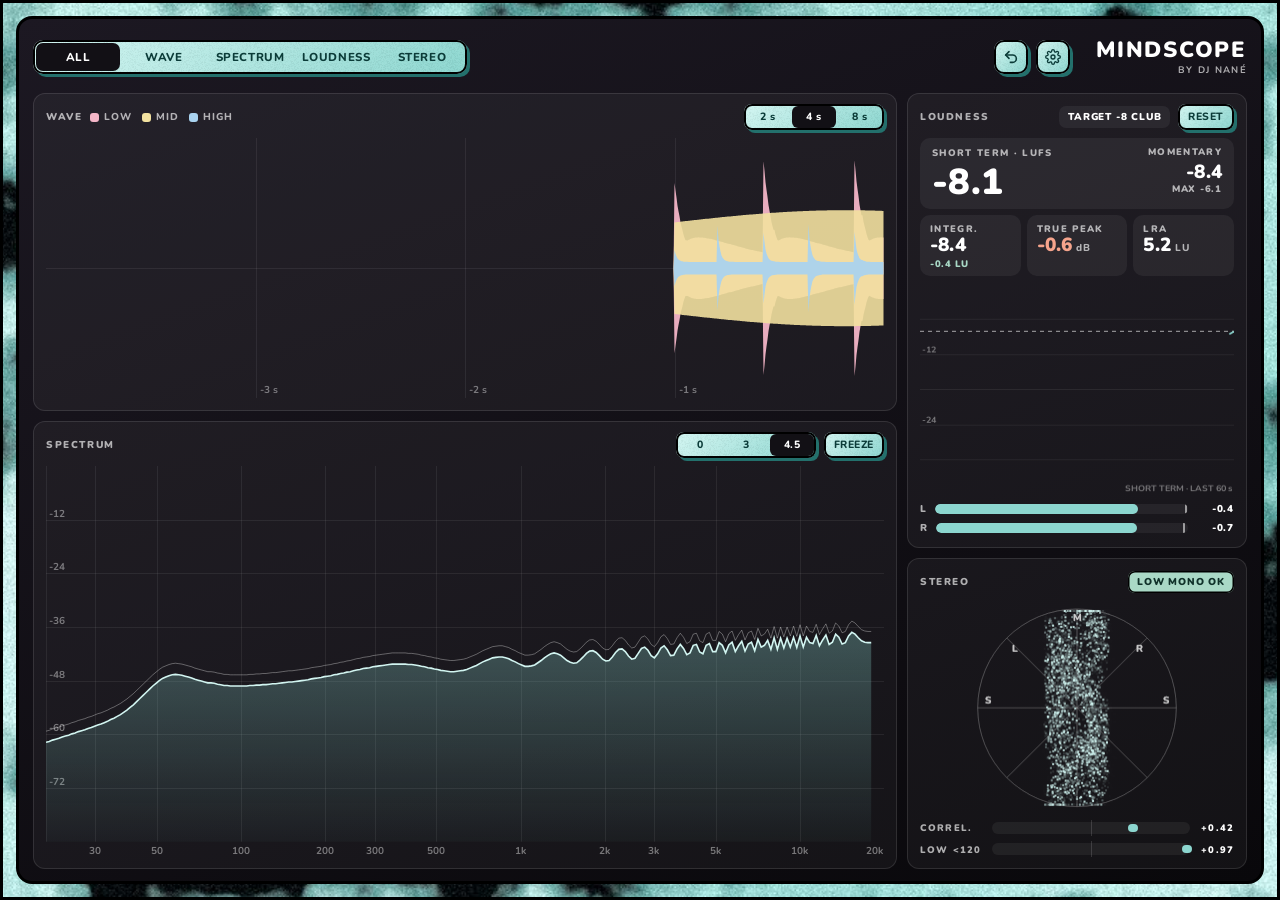
<file: ui/index.html>
<!DOCTYPE html>
<html lang="en">
<head>
<meta charset="utf-8">
<meta name="viewport" content="width=device-width,initial-scale=1">
<title>MINDSCOPE &#183; Dj Nan&#233;</title>
<style>
@font-face{font-family:'Nunito';font-weight:500;font-style:normal;src:url([data-uri]) format('woff2')}
@font-face{font-family:'Nunito';font-weight:700;font-style:normal;src:url([data-uri]) format('woff2')}
@font-face{font-family:'Nunito';font-weight:800;font-style:normal;src:url([data-uri]) format('woff2')}
@font-face{font-family:'Nunito';font-weight:900;font-style:normal;src:url([data-uri]) format('woff2')}
:root{--bg1:#1c1822;--bg2:#09080b;--pan:rgba(255,255,255,.045);--panb:rgba(255,255,255,.11);--w:#fff;--mu:rgba(255,255,255,.66);--fa:rgba(255,255,255,.38);
 --btn:#fff;--btnt:#121015;--btnh:#e9e7ed;--on:#121015;--ont:#fff;--onb:rgba(255,255,255,.55);--cell:rgba(255,255,255,.06);
 --grid:rgba(255,255,255,.07);--grid2:rgba(255,255,255,.14);--lbl:rgba(255,255,255,.42);
 --low:#f4b6c8;--mid:#f3e2a0;--high:#a9d3f0;--acc:#8cd6cf;--acc2:#d2f5f1;--warn:#f6a48c;--ok:#a9d9c6;--pk:rgba(255,255,255,.55)}
html.light{--bg1:#f6f5f8;--bg2:#e3e1e8;--pan:rgba(255,255,255,.72);--panb:rgba(18,16,21,.1);--w:#121015;--mu:rgba(18,16,21,.6);--fa:rgba(18,16,21,.4);
 --btn:#121015;--btnt:#fff;--btnh:#2c2833;--on:#fff;--ont:#121015;--onb:rgba(18,16,21,.5);--cell:rgba(18,16,21,.05);
 --grid:rgba(18,16,21,.07);--grid2:rgba(18,16,21,.15);--lbl:rgba(18,16,21,.45);
 --low:#e690ab;--mid:#d8bc55;--high:#72b2de;--acc:#3a9f95;--acc2:#8cd6cf;--warn:#e07b5e;--ok:#5fae8e;--pk:rgba(18,16,21,.5)}
*{box-sizing:border-box}
html,body{height:100%}
body{margin:0;background:linear-gradient(160deg,var(--bg1),var(--bg2));color:var(--w);font:13px/1.4 Nunito,-apple-system,BlinkMacSystemFont,system-ui,sans-serif;overflow:hidden;user-select:none;-webkit-user-select:none}
.wrap{position:absolute;left:19px;top:19px;right:19px;bottom:19px;padding:12px 14px 12px;display:flex;flex-direction:column}
button{font:inherit;font-weight:800;color:var(--btnt);background:var(--btn);border:0;border-radius:10px;padding:0 12px;height:34px;cursor:pointer;transition:transform .14s ease,box-shadow .14s ease,background .14s ease;letter-spacing:.05em;white-space:nowrap}
button:hover{transform:translateY(-1px);background:var(--btnh);color:var(--btnt)}
button:active{transform:none}
button svg{width:15px;height:15px;display:block}
.tg.on,.tg.on:hover{background:var(--on);color:var(--ont)}
header{position:relative;display:flex;align-items:center;gap:8px;margin-bottom:10px;height:52px;flex:none}
.hl,.hr{display:flex;align-items:center;gap:8px;min-width:0}
.logo{text-align:right;line-height:1;pointer-events:none}
.logo b{display:block;font-weight:900;font-size:22px;letter-spacing:.08em}
.logo small{display:block;font-weight:700;font-size:9.5px;letter-spacing:.14em;color:var(--mu);margin-top:2px}
.ico{width:34px;padding:0;display:flex;align-items:center;justify-content:center}
.ico svg{width:16px;height:16px}
.seg{display:inline-flex;background:var(--btn);border-radius:10px;overflow:hidden;height:34px;padding:3px;gap:2px}
.seg button{border-radius:7px;box-shadow:none;height:28px;padding:0;background:transparent;color:var(--btnt);width:84px;font-size:11.5px}
.seg button:hover{transform:none;box-shadow:none;background:var(--btnh);color:var(--btnt)}
.seg button.on,.seg button.on:hover{background:var(--on);color:var(--ont)}
.seg.sm{height:26px;padding:2px;border-radius:8px}
.seg.sm button{height:22px;width:44px;font-size:10.5px;border-radius:6px}
.mini{height:26px;border-radius:8px;font-size:10.5px;padding:0 10px}
/* rejilla */
.main{flex:1;min-height:0;display:flex;gap:10px}
.col{display:flex;flex-direction:column;gap:10px;min-width:0;min-height:0}
.col.l{flex:1}.col.r{width:340px;flex:none}
.panel{background:var(--pan);border:1px solid var(--panb);border-radius:12px;padding:10px 12px 12px;display:flex;flex-direction:column;min-height:0;min-width:0;position:relative;overflow:hidden}
#pWave{flex:.82}#pSpec{flex:1.18}#pLoud{flex:1.5}#pSt{flex:1}
.ptitle{font-size:10px;letter-spacing:.16em;color:var(--mu);text-transform:uppercase;font-weight:900;margin-bottom:8px;display:flex;gap:8px;align-items:center;white-space:nowrap;height:26px;flex:none;cursor:default}
.ptitle .nm{cursor:zoom-in}
body.max .ptitle .nm{cursor:zoom-out}
.sp{flex:1}
.cv{flex:1;min-height:0;position:relative}
.cv canvas{position:absolute;inset:0;width:100%;height:100%;display:block}
.chip{display:inline-flex;align-items:center;gap:6px;height:22px;padding:0 9px;border-radius:7px;font-size:10px;font-weight:900;letter-spacing:.08em;color:var(--w);background:var(--cell);text-transform:uppercase}
.chip i{width:8px;height:8px;border-radius:50%;display:inline-block}
.chip.ok{background:var(--ok);color:#10322a}.chip.warn{background:var(--warn);color:#4a1a0e}
.legend{display:flex;gap:10px;font-size:10px;font-weight:800;letter-spacing:.1em;color:var(--mu)}
.legend span{display:flex;align-items:center;gap:5px}.legend i{width:9px;height:9px;border-radius:3px;display:inline-block}
.read{font-size:11px;font-weight:800;letter-spacing:.04em;color:var(--w);text-transform:none;font-variant-numeric:tabular-nums;min-width:170px;text-align:right}
/* maximizar un panel */
body.max .panel{display:none}
body.max .col{display:none}
body.max .col.has{display:flex;flex:1;width:auto}
body.max .panel.big{display:flex;flex:1}
/* loudness */
.lgrid{display:grid;grid-template-columns:1fr 1fr 1fr;gap:6px;flex:none}
.cell{background:var(--cell);border-radius:10px;padding:7px 10px 6px;position:relative}
.cell .k{font-size:9.5px;letter-spacing:.14em;color:var(--mu);font-weight:900}
.cell .v{font-size:19px;font-weight:900;font-variant-numeric:tabular-nums;letter-spacing:.01em;line-height:1.15}
.cell .v small{font-size:10px;letter-spacing:.1em;color:var(--mu);margin-left:4px;font-weight:800}
.cell .d{font-size:9.5px;letter-spacing:.06em;font-weight:900;font-variant-numeric:tabular-nums;color:var(--mu)}
.cell.hero{grid-column:span 3;display:flex;align-items:flex-end;gap:14px;padding:7px 12px 8px}
.cell.hero .v{font-size:36px;line-height:1}
.cell.hero .side{margin-left:auto;text-align:right}
.cell.hero .side .v{font-size:19px}
.cell.hero .k{margin-bottom:5px}
.cell.warn .v{color:var(--warn)}
.cell .d.up{color:var(--warn)}.cell .d.okc{color:var(--ok)}
.hist{flex:1;min-height:40px;margin-top:8px}
.bars{flex:none;margin-top:8px;display:flex;flex-direction:column;gap:5px}
.bar{display:flex;align-items:center;gap:8px;font-size:10px;font-weight:900;color:var(--mu);letter-spacing:.08em}
.bar .t{position:relative;flex:1;height:10px;border-radius:5px;background:var(--cell);overflow:hidden}
.bar .t b{position:absolute;left:0;top:0;bottom:0;width:0;background:var(--acc);border-radius:5px}
.bar .t s{position:absolute;top:0;bottom:0;width:2px;margin-left:-1px;left:0;background:var(--pk)}
.bar .t s.clip{background:var(--warn)}
.bar .n{width:38px;text-align:right;font-variant-numeric:tabular-nums;color:var(--w)}
/* estéreo */
.sbody{flex:1;min-height:0;display:flex;flex-direction:column;gap:8px}
.scope{flex:1;min-height:0;position:relative}
.cbars{display:flex;flex-direction:column;gap:8px;flex:none}
.sbody.row{flex-direction:row;gap:12px}.sbody.row .cbars{width:150px;justify-content:center;gap:16px}.sbody.row .cbar{flex-wrap:wrap;gap:4px 8px}.sbody.row .cbar .lb{width:auto;flex:1}.sbody.row .cbar .t{order:3;flex:0 0 100%}
.cbar{display:flex;align-items:center;gap:8px;font-size:9.5px;font-weight:900;color:var(--mu);letter-spacing:.12em;flex:none}
.cbar .lb{width:64px}
.cbar .t{position:relative;flex:1;height:12px;border-radius:6px;background:var(--cell)}
.cbar .t::before{content:"";position:absolute;left:50%;top:-2px;bottom:-2px;width:1px;background:var(--grid2)}
.cbar .t b{position:absolute;top:2px;bottom:2px;width:10px;margin-left:-5px;border-radius:4px;background:var(--acc);left:100%;transition:left .08s linear}
.cbar .t b.neg{background:var(--warn)}
.cbar .n{width:36px;text-align:right;font-variant-numeric:tabular-nums;color:var(--w)}
/* toast / settings / tips */
#toast{position:fixed;left:50%;bottom:28px;transform:translateX(-50%);background:#fff;color:#121015;font-weight:800;padding:10px 16px;border-radius:12px;box-shadow:0 10px 30px rgba(0,0,0,.3);opacity:0;transition:opacity .25s;pointer-events:none;max-width:90vw;text-align:center;z-index:60}
#toast.show{opacity:1}
.modal{position:fixed;inset:0;background:rgba(0,0,0,.45);display:none;align-items:center;justify-content:center;z-index:30}
.modal.show{display:flex}
.card{background:#fff;color:#121015;border-radius:16px;width:520px;padding:20px 22px;box-shadow:0 20px 50px rgba(0,0,0,.35);animation:pop .18s ease;max-height:90vh;overflow:auto}
@keyframes pop{from{transform:scale(.95);opacity:0}to{transform:none;opacity:1}}
.card h2{margin:0 0 14px;font-size:16px;font-weight:900;display:flex;align-items:center;letter-spacing:.04em}
.card h3{margin:0 0 8px;font-size:10px;letter-spacing:.16em;color:#55505e;font-weight:900}
.card .close{margin-left:auto;width:30px;height:30px;padding:0;background:#efeef1;color:#121015;box-shadow:none;display:flex;align-items:center;justify-content:center}
.card .close:hover{background:#e2e0e6;color:#121015}
.seti{display:flex;align-items:center;gap:12px;margin-bottom:14px}
.seti .lb{width:120px;font-size:11px;font-weight:800;color:#55505e;letter-spacing:.06em}
.card .seg{background:#efeef1;box-shadow:none!important}
.card .seg button{color:#121015;width:92px}
.card .seg button:hover{background:#e2e0e6;color:#121015}
.card .seg button.on,.card .seg button.on:hover{background:#121015;color:#fff}
.info{background:#f4f3f5;border-radius:12px;padding:12px 14px;line-height:1.7;font-weight:700;font-size:12px;margin-bottom:14px}
.info span{color:#55505e;font-weight:600}
.tip{position:fixed;z-index:70;pointer-events:none;background:#fff;color:#121015;font-size:11px;font-weight:700;padding:5px 9px;border-radius:8px;box-shadow:0 4px 14px rgba(0,0,0,.35);max-width:260px;opacity:0;transition:opacity .12s ease;white-space:normal;line-height:1.3}
.tip.show{opacity:1}
/* ===== MIND SKIN (skin v2 de la serie: no tocar aquí, se cambia en todos) ===== */
:root{--m-a:#d2f5f1;--m-b:#8cd6cf;--m-t:#0b3b38;--m-sh:#23706c;--m-fr:url([data-uri]);--m-gr:url([data-uri])}
:root,:root.light{--btn:var(--m-gr),linear-gradient(135deg,var(--m-a),var(--m-b))!important;--btnh:var(--m-gr),linear-gradient(135deg,#fff,var(--m-a))!important;--btnt:var(--m-t)!important;--arc:var(--m-b)!important}
html{background:#050406 var(--m-fr) center/cover no-repeat}
body{background:transparent!important}
body::before{content:"";position:fixed;inset:16px;border:3px solid #000;border-radius:16px;background:linear-gradient(160deg,var(--bg1),var(--bg2));z-index:0;pointer-events:none}
body::after{content:"";position:fixed;inset:0;border:3px solid #000;z-index:9000;pointer-events:none}
#wrap{z-index:1}
button:not(.seg button),.bpm,.swing,.val,.bval,.seg,select.sel,.ddb{box-shadow:inset 0 0 0 2px #000,3px 3px 0 var(--m-sh)!important}
button:not(.seg button):hover{box-shadow:inset 0 0 0 2px #000,4px 4px 0 var(--m-sh)!important}
.tg.h,.tg.lk,.tg.m,.tg.s,button.ic,button.x,.dragb{box-shadow:inset 0 0 0 1.5px #000!important}
button.tg.on{box-shadow:inset 0 0 0 1.5px #4a4252!important}
select.sel{background:url("data:image/svg+xml,%3Csvg xmlns='http://www.w3.org/2000/svg' width='10' height='6'%3E%3Cpath d='M1 1l4 4 4-4' fill='none' stroke='%23121015' stroke-width='1.6'/%3E%3C/svg%3E") right 10px center no-repeat,var(--m-gr),linear-gradient(135deg,var(--m-a),var(--m-b))!important;color:var(--m-t)!important}
.dial::after{box-shadow:inset 0 0 0 2px #000!important}
.dial{transition:transform .14s ease,box-shadow .5s ease!important;outline:none;-webkit-tap-highlight-color:transparent}
.dial.glow{border-radius:50%;box-shadow:0 0 0 1px var(--m-b),0 0 10px 2px color-mix(in srgb,var(--m-b) 60%,transparent)}
header .logo{position:static!important;transform:none!important;order:3;margin-left:18px;display:flex!important;flex-direction:row-reverse!important;align-items:center!important;gap:10px!important;text-align:right!important;line-height:1.05!important}
header .logo:not(:has(img)){flex-direction:column!important;align-items:flex-end!important;gap:0!important}
header .logo img{height:54px!important;width:auto!important;max-width:64px!important;object-fit:contain;margin:0!important}
header .logo span,header .logo b{display:block;font-size:22px!important;font-weight:900!important;letter-spacing:.08em!important;margin-right:0!important;text-align:right!important}
header .logo small{display:block;font-size:9.5px!important;font-weight:600!important;letter-spacing:.14em!important;margin-top:2px!important;padding:0!important;text-align:right!important;text-transform:uppercase;color:var(--mu)}
header .hr{margin-left:auto}
.chip.ok,.chip.warn{box-shadow:inset 0 0 0 1.5px #000}
</style>
</head>
<body>
<div class="wrap" id="wrap">
<header>
 <div class="hl">
  <div class="seg" id="view"></div>
 </div>
 <div class="hr">
  <button class="ico" id="undo" data-tip="Undo (Cmd+Z)"><svg viewBox="0 0 24 24" fill="none" stroke="currentColor" stroke-width="2.4" stroke-linecap="round" stroke-linejoin="round"><path d="M9 14L4 9l5-5"/><path d="M4 9h10.5a5.5 5.5 0 0 1 0 11H11"/></svg></button>
  <button class="ico" id="gear" data-tip="Settings"><svg viewBox="0 0 24 24" fill="none" stroke="currentColor" stroke-width="2" stroke-linecap="round" stroke-linejoin="round"><circle cx="12" cy="12" r="3"/><path d="M19.4 15a1.65 1.65 0 0 0 .33 1.82l.06.06a2 2 0 1 1-2.83 2.83l-.06-.06a1.65 1.65 0 0 0-1.82-.33 1.65 1.65 0 0 0-1 1.51V21a2 2 0 1 1-4 0v-.09A1.65 1.65 0 0 0 9 19.4a1.65 1.65 0 0 0-1.82.33l-.06.06a2 2 0 1 1-2.83-2.83l.06-.06A1.65 1.65 0 0 0 4.68 15a1.65 1.65 0 0 0-1.51-1H3a2 2 0 1 1 0-4h.09A1.65 1.65 0 0 0 4.6 9a1.65 1.65 0 0 0-.33-1.82l-.06-.06a2 2 0 1 1 2.83-2.83l.06.06A1.65 1.65 0 0 0 9 4.68a1.65 1.65 0 0 0 1-1.51V3a2 2 0 1 1 4 0v.09a1.65 1.65 0 0 0 1 1.51 1.65 1.65 0 0 0 1.82-.33l.06-.06a2 2 0 1 1 2.83 2.83l-.06.06A1.65 1.65 0 0 0 19.4 9a1.65 1.65 0 0 0 1.51 1H21a2 2 0 1 1 0 4h-.09a1.65 1.65 0 0 0-1.51 1z"/></svg></button>
 </div>
 <div class="logo"><b>MINDSCOPE</b><small>BY DJ NAN&#201;</small></div>
</header>

<div class="main">
 <div class="col l">
  <div class="panel" id="pWave" data-v="wave">
   <div class="ptitle"><span class="nm" data-tip="Double-click to fill the window">Wave</span>
    <div class="legend"><span><i style="background:var(--low)"></i>LOW</span><span><i style="background:var(--mid)"></i>MID</span><span><i style="background:var(--high)"></i>HIGH</span></div>
    <div class="sp"></div><div class="seg sm" id="wlen" data-tip="How many seconds the wave shows"></div></div>
   <div class="cv" id="cvWave"><canvas id="wave"></canvas></div>
  </div>
  <div class="panel" id="pSpec" data-v="spec">
   <div class="ptitle"><span class="nm" data-tip="Double-click to fill the window">Spectrum</span><span class="read" id="sread"></span>
    <div class="sp"></div><div class="seg sm" id="slope" data-tip="Tilt in dB per octave. 4.5 makes a balanced mix look flat; 3 makes pink noise flat"></div>
    <button class="tg mini" id="freeze" data-tip="FREEZE: stops the spectrum so you can read it (F)">FREEZE</button></div>
   <div class="cv" id="cvSpec"><canvas id="spec"></canvas></div>
  </div>
 </div>
 <div class="col r">
  <div class="panel" id="pLoud" data-v="loud">
   <div class="ptitle"><span class="nm" data-tip="Double-click to fill the window">Loudness</span><div class="sp"></div>
    <span class="chip" id="tchip" data-tip="Loudness target. Change it in Settings"></span>
    <button class="mini" id="reset" data-tip="Start the integrated loudness, LRA and true peak again. It also resets when you press play (Settings)">RESET</button></div>
   <div class="lgrid">
    <div class="cell hero"><div data-tip="Short term: the last 3 seconds. The number to watch while you mix"><div class="k">SHORT TERM &#183; LUFS</div><div class="v" id="vS">&#8211;</div></div>
     <div class="side" data-tip="Momentary: the last 400 ms, and the loudest moment since play"><div class="k">MOMENTARY</div><div class="v" id="vM">&#8211;</div><div class="k" id="dM" style="letter-spacing:.08em"></div></div></div>
    <div class="cell" id="cI" data-tip="Integrated: the whole song since play or RESET. Compare it with the target"><div class="k">INTEGR.</div><div class="v" id="vI">&#8211;</div><div class="d" id="dI"></div></div>
    <div class="cell" id="cTP" data-tip="True peak: the highest real peak, between samples too. Keep it at -1 dBTP or lower for streaming"><div class="k">TRUE PEAK</div><div class="v" id="vTP">&#8211;</div></div>
    <div class="cell" data-tip="Loudness range: how much the song moves between quiet and loud parts (LU)"><div class="k">LRA</div><div class="v" id="vLRA">&#8211;</div></div>
   </div>
   <div class="cv hist"><canvas id="hist"></canvas></div>
   <div class="bars">
    <div class="bar"><span>L</span><div class="t" id="bL"><b></b><s></s></div><span class="n" id="nL">&#8211;</span></div>
    <div class="bar"><span>R</span><div class="t" id="bR"><b></b><s></s></div><span class="n" id="nR">&#8211;</span></div>
   </div>
  </div>
  <div class="panel" id="pSt" data-v="stereo">
   <div class="ptitle"><span class="nm" data-tip="Double-click to fill the window">Stereo</span><div class="sp"></div><span class="chip" id="lowchip">LOW END</span></div>
   <div class="sbody">
    <div class="scope cv"><canvas id="scope"></canvas></div>
    <div class="cbars">
    <div class="cbar" data-tip="Correlation of the whole mix. +1 is mono, 0 is very wide, below 0 parts cancel out in mono"><span class="lb">CORREL.</span><div class="t" id="cAll"><b></b></div><span class="n" id="nC">&#8211;</span></div>
    <div class="cbar" data-tip="Correlation below 120 Hz. Kick and bass should stay near +1 so they hit the same on any club system"><span class="lb">LOW &lt;120</span><div class="t" id="cLow"><b></b></div><span class="n" id="nCL">&#8211;</span></div>
    </div>
   </div>
  </div>
 </div>
</div>
</div>

<div id="modal" class="modal"><div class="card">
 <h2>Settings<button class="close" id="mclose"><svg viewBox="0 0 24 24" fill="none" stroke="currentColor" stroke-width="2.5" stroke-linecap="round" width="14" height="14"><path d="M6 6l12 12M18 6L6 18"/></svg></button></h2>
 <h3>APPEARANCE</h3>
 <div class="seti"><span class="lb">Theme</span><div class="seg" id="theme"></div></div>
 <h3>SPECTRUM</h3>
 <div class="seti"><span class="lb">Speed</span><div class="seg" id="speed"></div></div>
 <h3>LOUDNESS</h3>
 <div class="seti"><span class="lb">Target</span><div class="seg" id="target"></div></div>
 <div class="seti"><span class="lb">Auto reset</span><div class="seg" id="autoreset"></div></div>
 <h3>HOW TO USE</h3>
 <div class="info"><b>1. Put it last on the master</b><br><span>After the limiter. It only measures: the sound comes out exactly as it goes in.</span><br>
  <b>2. Wave</b><br><span>The track as it plays, split in lows (pink), mids (yellow) and highs (blue), like the CDJ.</span><br>
  <b>3. Spectrum</b><br><span>With 4.5 dB/oct a balanced house mix looks almost flat. Hover to read the frequency, the note and the level. FREEZE stops it.</span><br>
  <b>4. Loudness</b><br><span>Short term while you mix, integrated for the whole song (it starts again when you press play). True peak at -1 dBTP or lower.</span><br>
  <b>5. Stereo</b><br><span>LOW MONO OK means kick and bass are mono below 120 Hz. WIDE LOWS means something down there is in stereo: in a club it can lose punch.</span><br>
  <b>Tip</b><br><span>Double-click a panel name to fill the window. Cmd+Z undoes view changes.</span></div>
 <h3>INFO</h3>
 <div class="info">MINDSCOPE<br><span>Series</span> Mind Series<br><span>Version</span> <b id="ver"></b><br><span>Sample rate</span> <b id="srate">&#8211;</b><br><span>Created by</span> Dj Nan&#233;</div>
</div></div>
<div id="toast"></div>
<div class="tip" id="tip"></div>

<script>
"use strict";
const VERSION='0.1.0';
const J=()=>window.__JUCE__&&window.__JUCE__.backend;
const PLUGIN=!!J();
function emit(ev,obj){try{if(J())J().emitEvent(ev,obj||{})}catch(e){}}
function on(ev,fn){try{if(J())J().addEventListener(ev,fn)}catch(e){}}
const $=q=>document.querySelector(q);
function el(t,c,h){const e=document.createElement(t);if(c)e.className=c;if(h!=null)e.innerHTML=h;return e}
const clamp=(v,a,b)=>Math.max(a,Math.min(b,v));
let toastT=null;function toast(m){const t=$('#toast');t.textContent=m;t.classList.add('show');clearTimeout(toastT);toastT=setTimeout(()=>t.classList.remove('show'),2600)}
const NONE=-150;   // por debajo: sin señal
const fmt=(v,d=1)=>v<=NONE?'–':(v>0?'+':'')+v.toFixed(d);

// ================= ajustes (globales, se guardan en el plugin) =================
const S={theme:'dark',slope:4.5,speed:1,target:-8,autoreset:true,wave:4,view:'all'};
const KEYS=Object.keys(S);
function saveS(){const o={};KEYS.forEach(k=>o[k]=S[k]);emit('msSettings',o)}
const undoS=[],redoS=[];
const snap=()=>JSON.stringify(KEYS.map(k=>S[k]));
function pushUndo(){const s=snap();if(undoS[undoS.length-1]!==s){undoS.push(s);if(undoS.length>100)undoS.shift()}redoS.length=0}
function restore(s){JSON.parse(s).forEach((v,i)=>S[KEYS[i]]=v);applyS();saveS()}
function undo(){if(!undoS.length){toast('Nothing to undo');return}redoS.push(snap());restore(undoS.pop())}
function redo(){if(!redoS.length)return;undoS.push(snap());restore(redoS.pop())}
function change(k,v){if(S[k]===v)return;pushUndo();S[k]=v;applyS();saveS()}
$('#undo').onclick=undo;
document.addEventListener('keydown',e=>{
 if((e.metaKey||e.ctrlKey)&&e.key.toLowerCase()==='z'){e.preventDefault();e.shiftKey?redo():undo();return}
 if(e.metaKey||e.ctrlKey||e.altKey)return;
 if(e.key==='f'||e.key==='F')toggleFreeze();
 if(e.key==='Escape'){$('#modal').classList.remove('show');if(S.view!=='all')change('view','all')}});

function seg(sel,items,get,setf){const c=$(sel);c.innerHTML='';items.forEach(([v,l,tip])=>{const b=el('button',get()===v?'on':'',l);if(tip)b.dataset.tip=tip;b.onclick=()=>setf(v);c.appendChild(b)})}
const VIEWS=[['all','ALL','All four meters'],['wave','WAVE','Only the wave'],['spec','SPECTRUM','Only the spectrum'],['loud','LOUDNESS','Only loudness'],['stereo','STEREO','Only stereo']];
const TARGETS=[[0,'OFF'],[-14,'-14 STREAM'],[-8,'-8 CLUB']];
function applyS(){
 document.documentElement.classList.toggle('light',S.theme==='light');
 seg('#view',VIEWS,()=>S.view,v=>change('view',v));
 seg('#wlen',[[2,'2 s'],[4,'4 s'],[8,'8 s']],()=>S.wave,v=>change('wave',v));
 seg('#slope',[[0,'0'],[3,'3'],[4.5,'4.5']],()=>S.slope,v=>change('slope',v));
 seg('#theme',[['dark','DARK'],['light','LIGHT']],()=>S.theme,v=>change('theme',v));
 seg('#speed',[[0,'SLOW'],[1,'MEDIUM'],[2,'FAST']],()=>S.speed,v=>change('speed',v));
 seg('#target',TARGETS,()=>S.target,v=>change('target',v));
 seg('#autoreset',[[true,'ON PLAY'],[false,'OFF']],()=>S.autoreset,v=>change('autoreset',v));
 const t=TARGETS.find(x=>x[0]===S.target);$('#tchip').textContent=S.target?'TARGET '+t[1]:'NO TARGET';
 document.body.classList.toggle('max',S.view!=='all');
 document.querySelectorAll('.panel').forEach(p=>p.classList.toggle('big',p.dataset.v===S.view));
 document.querySelectorAll('.col').forEach(c=>c.classList.toggle('has',!!c.querySelector('.panel.big')));
 readTheme();sizeAll();dirty=true;
}
document.querySelectorAll('.ptitle .nm').forEach(n=>n.addEventListener('dblclick',()=>{const v=n.closest('.panel').dataset.v;change('view',S.view===v?'all':v)}));

// ================= colores del canvas (salen del tema) =================
let C={};
function readTheme(){const cs=getComputedStyle(document.documentElement);['grid','grid2','lbl','low','mid','high','acc','acc2','warn','ok','pk','w','mu'].forEach(k=>C[k]=cs.getPropertyValue('--'+k).trim())}
function rgba(hex,a){if(hex.startsWith('rgba'))return hex;const h=hex.replace('#','');const n=parseInt(h.length===3?h.split('').map(x=>x+x).join(''):h,16);return 'rgba('+(n>>16&255)+','+(n>>8&255)+','+(n&255)+','+a+')'}

// ================= canvas con la densidad de la pantalla =================
const CV={};
function setupCanvas(id){const c=$('#'+id);CV[id]={c,ctx:c.getContext('2d'),w:0,h:0,dpr:1}}
['wave','spec','hist','scope'].forEach(setupCanvas);
function sizeAll(){const sb=$('.sbody');if(sb){sb.classList.remove('row');const r=sb.getBoundingClientRect();sb.classList.toggle('row',r.height<r.width*.72)}
 for(const id in CV){const o=CV[id],r=o.c.getBoundingClientRect(),d=window.devicePixelRatio||1;
 const w=Math.max(1,Math.round(r.width*d)),h=Math.max(1,Math.round(r.height*d));
 if(w!==o.c.width||h!==o.c.height){o.c.width=w;o.c.height=h}o.w=r.width;o.h=r.height;o.dpr=d;o.ctx.setTransform(d,0,0,d,0,0)}scopeClear=true;dirty=true}
new ResizeObserver(()=>sizeAll()).observe($('#wrap'));
addEventListener('resize',sizeAll);

// ================= datos que llegan del plugin =================
const WMAX=8*200;                       // 8 s de columnas
const WV=new Float32Array(WMAX*4);let wHead=0,wFill=0;
let FREQ=[],SL=[],SP=[],SC=[],frozen=false;
const L={m:-200,s:-200,i:-200,lra:0,tp:-200,mmax:-200,c:1,cl:1,ll:-200,ls:-200};
const HIST=new Float32Array(600).fill(-200);let hHead=0,hLast=0;
let holdL=-200,holdR=-200,holdTL=0,holdTR=0,dirty=true,lowState='none',lowCand='none',lowT=0,playing=false;
function pushCols(w){for(let i=0;i+3<w.length;i+=4){const o=wHead*4;WV[o]=w[i]/1000;WV[o+1]=w[i+1]/1000;WV[o+2]=w[i+2]/1000;WV[o+3]=w[i+3]/1000;wHead=(wHead+1)%WMAX;wFill=Math.min(WMAX,wFill+1)}}
function onState(v){
 if(v.w)pushCols(v.w);
 if(v.sl&&!frozen){SL=v.sl;SP=v.sp||SP}
 if(v.sc)SC=v.sc;
 ['m','s','i','lra','tp','mmax','c','cl','ll','ls'].forEach(k=>{if(k in v)L[k]=+v[k]});
 if('play' in v)playing=!!v.play;
 if('reset' in v){HIST.fill(-200)}
 const now=performance.now();
 if(now-hLast>=100){hLast=now;HIST[hHead]=L.s;hHead=(hHead+1)%HIST.length}
 if('pl' in v)levels(+v.pl,+v.pr,+v.rl,+v.rr,now);
 lowEnd(now);paintNumbers();dirty=true;
}
function levels(pl,pr,rl,rr,now){
 const dec=(h,t)=>now-t>1500?h-12*(1/60):h;
 if(pl>=holdL){holdL=pl;holdTL=now}else holdL=Math.max(pl,dec(holdL,holdTL));
 if(pr>=holdR){holdR=pr;holdTR=now}else holdR=Math.max(pr,dec(holdR,holdTR));
 const pos=d=>clamp((d+48)/48,0,1)*100+'%';
 [['#bL',rl,holdL,'#nL'],['#bR',rr,holdR,'#nR']].forEach(([s,r,h,n])=>{const t=$(s);t.querySelector('b').style.width=pos(r);const k=t.querySelector('s');k.style.left=pos(h);k.classList.toggle('clip',h>=-0.05);$(n).textContent=h<=-60?'–':h.toFixed(1)});
}
function lowEnd(now){   // aviso de graves en estéreo, con 0,4 s de margen para que no parpadee
 let st=L.ll<-45?'none':(L.cl>=0.8&&L.ls<-12?'ok':'warn');
 if(st!==lowCand){lowCand=st;lowT=now}
 if(st!==lowState&&now-lowT>400){lowState=st;const c=$('#lowchip');c.className='chip'+(st==='ok'?' ok':st==='warn'?' warn':'');
  c.textContent=st==='ok'?'LOW MONO OK':st==='warn'?'WIDE LOWS':'LOW END';
  c.dataset.tip=st==='warn'?'There is stereo below 120 Hz. On a club system it can lose punch or disappear: put kick and bass in mono (Utility > Bass Mono in Ableton)':st==='ok'?'Kick and bass are mono below 120 Hz: they will hit the same on any system':'Not enough low end playing to judge'}
}
function paintNumbers(){
 $('#vS').textContent=fmt(L.s);$('#vM').textContent=fmt(L.m);$('#dM').textContent=L.mmax>NONE?'MAX '+fmt(L.mmax):'';
 $('#vI').textContent=fmt(L.i);
 const dI=$('#dI');if(S.target&&L.i>NONE){const d=L.i-S.target;dI.textContent=(d>0?'+':'')+d.toFixed(1)+' LU';dI.className='d '+(Math.abs(d)<=1?'okc':d>1?'up':'')}else dI.textContent='';
 $('#vTP').innerHTML=L.tp<=NONE?'–':fmt(L.tp)+'<small>dB</small>';$('#cTP').classList.toggle('warn',L.tp>-1&&L.tp>NONE);
 $('#vLRA').innerHTML=L.lra>0?L.lra.toFixed(1)+'<small>LU</small>':'–';
 const cb=(s,v,n)=>{const b=$(s+' b');b.style.left=((v+1)/2*100)+'%';b.classList.toggle('neg',v<0);$(n).textContent=(v>0?'+':'')+v.toFixed(2)};
 cb('#cAll',L.c,'#nC');cb('#cLow',L.ll<-60?1:L.cl,'#nCL');
}
$('#reset').onclick=()=>{emit('msReset');HIST.fill(-200);if(!PLUGIN){L.i=-200;L.tp=-200;L.lra=0;L.mmax=-200;paintNumbers()}toast('Loudness reset')};
function toggleFreeze(){frozen=!frozen;$('#freeze').classList.toggle('on',frozen);dirty=true}
$('#freeze').onclick=toggleFreeze;

// ================= dibujo =================
function drawWave(){const o=CV.wave,g=o.ctx,W=o.w,H=o.h;g.clearRect(0,0,W,H);if(W<2)return;
 const cy=H/2,amp=H/2-4,cols=Math.min(S.wave*200,WMAX);
 g.fillStyle=C.grid;for(let s=1;s<S.wave;s++){const x=W-W*s/S.wave;g.fillRect(Math.round(x),0,1,H)}
 g.fillRect(0,Math.round(cy),W,1);
 const px=Math.max(1,Math.floor(W)),per=cols/px;
 const lay=[[1,C.low],[2,C.mid],[3,C.high]];
 for(const [k,col] of lay){g.beginPath();g.moveTo(W,cy);
  const pts=[];
  for(let x=0;x<px;x++){let m=0;const c0=Math.floor(x*per),c1=Math.max(c0+1,Math.floor((x+1)*per));
   for(let c=c0;c<c1;c++){const age=cols-1-c;if(age>=wFill)continue;const idx=((wHead-1-age)%WMAX+WMAX)%WMAX;const v=WV[idx*4+k];if(v>m)m=v}
   pts.push(Math.min(1,m))}
  for(let x=0;x<px;x++)g.lineTo(x+.5,cy-pts[x]*amp);
  for(let x=px-1;x>=0;x--)g.lineTo(x+.5,cy+pts[x]*amp);
  g.closePath();g.fillStyle=col;g.globalAlpha=k===1?.95:k===2?.9:.92;g.fill();g.globalAlpha=1}
 g.fillStyle=C.lbl;g.font='700 10px Nunito';g.textAlign='left';
 for(let s=1;s<S.wave;s++)g.fillText('-'+s+' s',W-W*s/S.wave+4,H-5);
}
const FL=[20,30,50,100,200,300,500,1000,2000,3000,5000,10000,20000];
const fx=(f,W)=>W*Math.log(f/20)/Math.log(20000/20);
const DBTOP=0,DBBOT=-84;
const fy=(d,H)=>(DBTOP-d)/(DBTOP-DBBOT)*H;
let hoverX=-1;
function drawSpec(){const o=CV.spec,g=o.ctx,W=o.w,H=o.h-14;g.clearRect(0,0,o.w,o.h);if(W<2)return;
 g.fillStyle=C.grid;g.font='700 10px Nunito';
 for(let d=-12;d>DBBOT;d-=12){const y=Math.round(fy(d,H));g.fillRect(0,y,W,1)}
 FL.forEach(f=>{const x=Math.round(fx(f,W));g.fillRect(x,0,1,H)});
 g.fillStyle=C.lbl;g.textAlign='center';
 let lx=-99;FL.forEach(f=>{if(f===20)return;const x=fx(f,W);if(x-lx<30)return;lx=x;g.fillText(f>=1000?(f/1000)+'k':f,Math.min(W-10,x),o.h-2)});
 g.textAlign='left';for(let d=-12;d>DBBOT;d-=12){g.fillText(d,3,fy(d,H)-3)}
 if(!FREQ.length||!SL.length)return;
 const path=(arr)=>{g.beginPath();for(let i=0;i<FREQ.length;i++){const x=fx(FREQ[i],W),y=clamp(fy(arr[i]/10,H),0,H);i?g.lineTo(x,y):g.moveTo(x,y)}};
 path(SL);g.lineTo(fx(FREQ[FREQ.length-1],W),H);g.lineTo(fx(FREQ[0],W),H);g.closePath();
 const gr=g.createLinearGradient(0,0,0,H);gr.addColorStop(0,rgba(C.acc,.55));gr.addColorStop(1,rgba(C.acc,.04));g.fillStyle=gr;g.fill();
 path(SL);g.strokeStyle=C.acc2;g.lineWidth=1.6;g.stroke();
 if(SP.length){path(SP);g.strokeStyle=C.pk;g.lineWidth=1;g.globalAlpha=.6;g.stroke();g.globalAlpha=1}
 if(frozen){g.fillStyle=C.mu;g.font='900 10px Nunito';g.textAlign='right';g.fillText('FROZEN',W-6,14)}
 if(hoverX>=0&&hoverX<=W){g.fillStyle=C.grid2;g.fillRect(Math.round(hoverX),0,1,H);
  const f=20*Math.pow(1000,hoverX/W);let b=0;for(let i=1;i<FREQ.length;i++)if(Math.abs(FREQ[i]-f)<Math.abs(FREQ[b]-f))b=i;
  const d=SL[b]/10;g.fillStyle=C.w;g.beginPath();g.arc(hoverX,clamp(fy(d,H),0,H),3.5,0,7);g.fill();
  $('#sread').textContent=hz(f)+'  ·  '+note(f)+'  ·  '+d.toFixed(1)+' dB'}
 else $('#sread').textContent='';
}
const NAMES=['C','C#','D','D#','E','F','F#','G','G#','A','A#','B'];
function note(f){const m=69+12*Math.log2(f/440),r=Math.round(m),c=Math.round((m-r)*100);return NAMES[(r%12+12)%12]+(Math.floor(r/12)-1)+(c?' '+(c>0?'+':'')+c+'c':'')}
function hz(f){return f>=1000?(f/1000).toFixed(f>=10000?1:2)+' kHz':Math.round(f)+' Hz'}
$('#cvSpec').addEventListener('pointermove',e=>{const r=$('#cvSpec').getBoundingClientRect();hoverX=e.clientX-r.left;dirty=true});
$('#cvSpec').addEventListener('pointerleave',()=>{hoverX=-1;dirty=true});

function drawHist(){const o=CV.hist,g=o.ctx,W=o.w,H=o.h;g.clearRect(0,0,W,H);if(W<2)return;
 const top=0,bot=-36,y=d=>(top-d)/(top-bot)*H;
 g.fillStyle=C.grid;g.font='700 9px Nunito';g.textAlign='left';
 for(let d=-6;d>bot;d-=6){g.fillRect(0,Math.round(y(d)),W,1)}
 g.fillStyle=C.lbl;for(let d=-12;d>bot;d-=12)g.fillText(d,2,y(d)-2);
 if(S.target){g.strokeStyle=C.mu;g.setLineDash([4,4]);g.lineWidth=1;g.beginPath();g.moveTo(0,y(S.target)+.5);g.lineTo(W,y(S.target)+.5);g.stroke();g.setLineDash([])}
 const n=HIST.length;g.beginPath();let st=false;
 for(let i=0;i<n;i++){const v=HIST[(hHead+i)%n];const x=i/(n-1)*W;if(v<=-70){st=false;continue}const yy=clamp(y(v),0,H);st?g.lineTo(x,yy):g.moveTo(x,yy);st=true}
 g.strokeStyle=C.acc;g.lineWidth=1.6;g.stroke();
 g.fillStyle=C.lbl;g.textAlign='right';g.fillText('SHORT TERM · LAST 60 s',W-2,H-3);
}
let scopeClear=true,scopeGain=1;
function drawScope(){const o=CV.scope,g=o.ctx,W=o.w,H=o.h;if(W<2)return;
 const R=Math.min(W,H)/2-6,cx=W/2,cy=H/2;
 if(scopeClear){g.clearRect(0,0,W,H);scopeClear=false}
 g.globalCompositeOperation='destination-out';g.fillStyle='rgba(0,0,0,.22)';g.fillRect(0,0,W,H);g.globalCompositeOperation='source-over';
 // guías: L y R en diagonal, M arriba, S a los lados
 g.strokeStyle=C.grid;g.lineWidth=1;g.beginPath();
 g.moveTo(cx,cy-R);g.lineTo(cx,cy+R);g.moveTo(cx-R,cy);g.lineTo(cx+R,cy);
 const d=R*.7071;g.moveTo(cx-d,cy-d);g.lineTo(cx+d,cy+d);g.moveTo(cx+d,cy-d);g.lineTo(cx-d,cy+d);g.stroke();
 g.beginPath();g.arc(cx,cy,R,0,7);g.stroke();
 let mx=0;for(let i=0;i+1<SC.length;i+=2){const l=SC[i]/1000,r=SC[i+1]/1000;mx=Math.max(mx,Math.abs(l),Math.abs(r))}
 const target=1/Math.max(.08,mx);scopeGain+=(Math.min(scopeGain,target)===target?(target-scopeGain)*.5:(target-scopeGain)*.03);
 g.fillStyle=rgba(C.acc2,.85);
 for(let i=0;i+1<SC.length;i+=2){const l=SC[i]/1000*scopeGain,r=SC[i+1]/1000*scopeGain;
  const x=(r-l)*.7071,y=(l+r)*.7071;g.fillRect(cx+clamp(x,-1,1)*R*.98-1,cy-clamp(y,-1,1)*R*.98-1,2,2)}
 g.fillStyle=C.lbl;g.font='800 10px Nunito';g.textAlign='center';
 g.fillText('M',cx,cy-R+12);g.fillText('L',cx-d+8,cy-d+14);g.fillText('R',cx+d-8,cy-d+14);g.fillText('S',cx-R+10,cy-4);g.fillText('S',cx+R-10,cy-4);
}
function frame(){if(dirty){dirty=false;drawWave();drawSpec();drawHist();drawScope()}requestAnimationFrame(frame)}

// ================= settings =================
$('#gear').onclick=()=>$('#modal').classList.add('show');
$('#mclose').onclick=()=>$('#modal').classList.remove('show');
$('#modal').onclick=e=>{if(e.target.id==='modal')$('#modal').classList.remove('show')};
$('#ver').textContent=VERSION;
(function(){const tip=$('#tip');let t=null;
 document.addEventListener('mouseover',e=>{const x=e.target.closest('[data-tip]');clearTimeout(t);tip.classList.remove('show');if(!x)return;
  t=setTimeout(()=>{tip.textContent=x.dataset.tip;const r=x.getBoundingClientRect();tip.style.left=Math.min(innerWidth-270,Math.max(6,r.left))+'px';tip.style.top=Math.min(innerHeight-60,r.bottom+8)+'px';tip.classList.add('show')},550)});
 document.addEventListener('pointerdown',()=>{clearTimeout(t);tip.classList.remove('show')})})();

// ================= puente con el plugin =================
on('msSettings',v=>{if(!v)return;
 if(Array.isArray(v.freqs))FREQ=v.freqs.map(x=>x/10);
 if(v.sr)$('#srate').textContent=(v.sr/1000).toFixed(1)+' kHz';
 KEYS.forEach(k=>{if(k in v)S[k]=v[k]});S.slope=+S.slope;S.speed=+S.speed;S.target=+S.target;S.wave=+S.wave;S.autoreset=!!S.autoreset;applyS()});
on('msState',v=>{if(v)onState(v)});

// ================= modo navegador (sin plugin): datos de ejemplo para ver la interfaz =================
function demo(){
 FREQ=[];for(let i=0;i<256;i++)FREQ.push(20*Math.pow(900,i/255));
 let t=0;const bpm=124,spb=60/bpm;
 setInterval(()=>{t+=1/60;const w=[];
  for(let c=0;c<3;c++){const tt=t+c/200,ph=(tt%spb)/spb,ph8=(tt%(spb/2))/(spb/2);
   const kick=Math.exp(-ph*9)*.92,bass=.42*(1-Math.exp(-ph*6))*Math.exp(-ph*1.2),hat=.32*Math.exp(-ph8*18)+.05,mid=.36+.1*Math.sin(tt*1.7);
   const low=Math.max(kick,bass);w.push(Math.round(Math.min(1,low+mid*.35)*1000),Math.round(low*1000),Math.round(mid*1000),Math.round(hat*1000))}
  const sl=FREQ.map(f=>{const s=-18-3.2*Math.log2(f/80)*(f>80?1:-.6)+(4.5*Math.log2(f/1000))+6*Math.exp(-Math.pow(Math.log2(f/55),2)*6)+Math.sin(f*.013+t*3)*1.3;return Math.round((s-14)*10)});
  const sc=[];for(let i=0;i<300;i++){const tt=t+i/18000,m=.55*Math.sin(tt*6.28*55)+.25*Math.sin(tt*6.28*440+1)+(Math.random()-.5)*.25,s=.18*Math.sin(tt*6.28*330)+(Math.random()-.5)*.16;sc.push(Math.round((m+s)*1000),Math.round((m-s)*1000))}
  const s=-8.6+Math.sin(t*.4)*1.1;
  onState({w,sl,sp:sl.map(x=>x+25),sc,m:+(s+Math.sin(t*3)*1.5).toFixed(1),s:+s.toFixed(1),i:-8.4,lra:5.2,tp:-0.6,mmax:-6.1,c:.42,cl:.97,ll:-14,ls:-31,
   pl:-1.2+Math.sin(t*5)*.8,pr:-1.5+Math.cos(t*5)*.8,rl:-9.5,rr:-9.8,play:true});
 },1000/60);
}

readTheme();applyS();
requestAnimationFrame(frame);
if(PLUGIN)emit('msReady');
else if(location.hash!=='#test')demo();
</script>
</body>
</html>
</file>
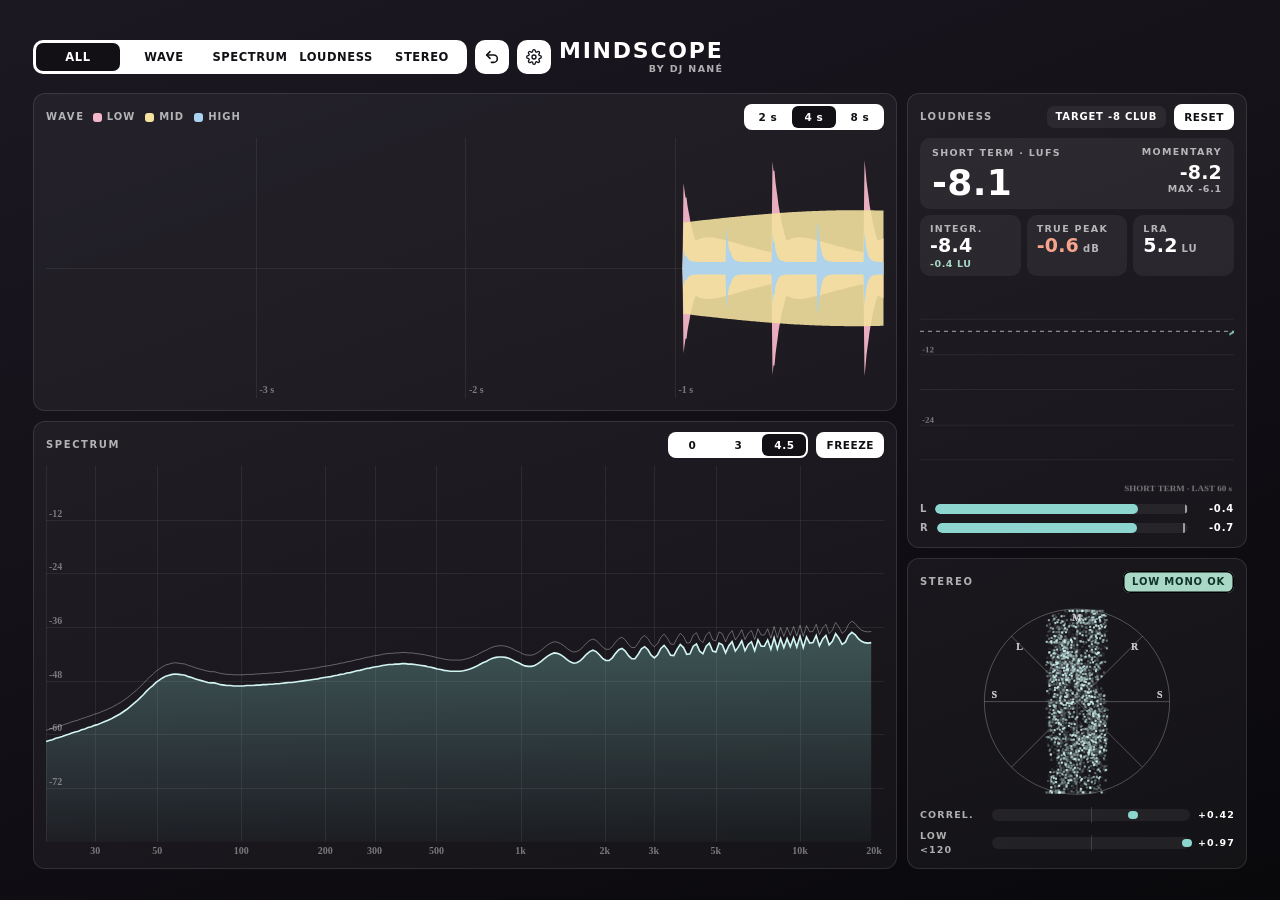
<file: ui/parts/app.html>
<!DOCTYPE html>
<html lang="en">
<head>
<meta charset="utf-8">
<meta name="viewport" content="width=device-width,initial-scale=1">
<title>MINDSCOPE &#183; Dj Nan&#233;</title>
<style>
/*@FONTS@*/
:root{--bg1:#1c1822;--bg2:#09080b;--pan:rgba(255,255,255,.045);--panb:rgba(255,255,255,.11);--w:#fff;--mu:rgba(255,255,255,.66);--fa:rgba(255,255,255,.38);
 --btn:#fff;--btnt:#121015;--btnh:#e9e7ed;--on:#121015;--ont:#fff;--onb:rgba(255,255,255,.55);--cell:rgba(255,255,255,.06);
 --grid:rgba(255,255,255,.07);--grid2:rgba(255,255,255,.14);--lbl:rgba(255,255,255,.42);
 --low:#f4b6c8;--mid:#f3e2a0;--high:#a9d3f0;--acc:#8cd6cf;--acc2:#d2f5f1;--warn:#f6a48c;--ok:#a9d9c6;--pk:rgba(255,255,255,.55)}
html.light{--bg1:#f6f5f8;--bg2:#e3e1e8;--pan:rgba(255,255,255,.72);--panb:rgba(18,16,21,.1);--w:#121015;--mu:rgba(18,16,21,.6);--fa:rgba(18,16,21,.4);
 --btn:#121015;--btnt:#fff;--btnh:#2c2833;--on:#fff;--ont:#121015;--onb:rgba(18,16,21,.5);--cell:rgba(18,16,21,.05);
 --grid:rgba(18,16,21,.07);--grid2:rgba(18,16,21,.15);--lbl:rgba(18,16,21,.45);
 --low:#e690ab;--mid:#d8bc55;--high:#72b2de;--acc:#3a9f95;--acc2:#8cd6cf;--warn:#e07b5e;--ok:#5fae8e;--pk:rgba(18,16,21,.5)}
*{box-sizing:border-box}
html,body{height:100%}
body{margin:0;background:linear-gradient(160deg,var(--bg1),var(--bg2));color:var(--w);font:13px/1.4 Nunito,-apple-system,BlinkMacSystemFont,system-ui,sans-serif;overflow:hidden;user-select:none;-webkit-user-select:none}
.wrap{position:absolute;left:19px;top:19px;right:19px;bottom:19px;padding:12px 14px 12px;display:flex;flex-direction:column}
button{font:inherit;font-weight:800;color:var(--btnt);background:var(--btn);border:0;border-radius:10px;padding:0 12px;height:34px;cursor:pointer;transition:transform .14s ease,box-shadow .14s ease,background .14s ease;letter-spacing:.05em;white-space:nowrap}
button:hover{transform:translateY(-1px);background:var(--btnh);color:var(--btnt)}
button:active{transform:none}
button svg{width:15px;height:15px;display:block}
.tg.on,.tg.on:hover{background:var(--on);color:var(--ont)}
header{position:relative;display:flex;align-items:center;gap:8px;margin-bottom:10px;height:52px;flex:none}
.hl,.hr{display:flex;align-items:center;gap:8px;min-width:0}
.logo{text-align:right;line-height:1;pointer-events:none}
.logo b{display:block;font-weight:900;font-size:22px;letter-spacing:.08em}
.logo small{display:block;font-weight:700;font-size:9.5px;letter-spacing:.14em;color:var(--mu);margin-top:2px}
.ico{width:34px;padding:0;display:flex;align-items:center;justify-content:center}
.ico svg{width:16px;height:16px}
.seg{display:inline-flex;background:var(--btn);border-radius:10px;overflow:hidden;height:34px;padding:3px;gap:2px}
.seg button{border-radius:7px;box-shadow:none;height:28px;padding:0;background:transparent;color:var(--btnt);width:84px;font-size:11.5px}
.seg button:hover{transform:none;box-shadow:none;background:var(--btnh);color:var(--btnt)}
.seg button.on,.seg button.on:hover{background:var(--on);color:var(--ont)}
.seg.sm{height:26px;padding:2px;border-radius:8px}
.seg.sm button{height:22px;width:44px;font-size:10.5px;border-radius:6px}
.mini{height:26px;border-radius:8px;font-size:10.5px;padding:0 10px}
/* rejilla */
.main{flex:1;min-height:0;display:flex;gap:10px}
.col{display:flex;flex-direction:column;gap:10px;min-width:0;min-height:0}
.col.l{flex:1}.col.r{width:340px;flex:none}
.panel{background:var(--pan);border:1px solid var(--panb);border-radius:12px;padding:10px 12px 12px;display:flex;flex-direction:column;min-height:0;min-width:0;position:relative;overflow:hidden}
#pWave{flex:.82}#pSpec{flex:1.18}#pLoud{flex:1.5}#pSt{flex:1}
.ptitle{font-size:10px;letter-spacing:.16em;color:var(--mu);text-transform:uppercase;font-weight:900;margin-bottom:8px;display:flex;gap:8px;align-items:center;white-space:nowrap;height:26px;flex:none;cursor:default}
.ptitle .nm{cursor:zoom-in}
body.max .ptitle .nm{cursor:zoom-out}
.sp{flex:1}
.cv{flex:1;min-height:0;position:relative}
.cv canvas{position:absolute;inset:0;width:100%;height:100%;display:block}
.chip{display:inline-flex;align-items:center;gap:6px;height:22px;padding:0 9px;border-radius:7px;font-size:10px;font-weight:900;letter-spacing:.08em;color:var(--w);background:var(--cell);text-transform:uppercase}
.chip i{width:8px;height:8px;border-radius:50%;display:inline-block}
.chip.ok{background:var(--ok);color:#10322a}.chip.warn{background:var(--warn);color:#4a1a0e}
.legend{display:flex;gap:10px;font-size:10px;font-weight:800;letter-spacing:.1em;color:var(--mu)}
.legend span{display:flex;align-items:center;gap:5px}.legend i{width:9px;height:9px;border-radius:3px;display:inline-block}
.read{font-size:11px;font-weight:800;letter-spacing:.04em;color:var(--w);text-transform:none;font-variant-numeric:tabular-nums;min-width:170px;text-align:right}
/* maximizar un panel */
body.max .panel{display:none}
body.max .col{display:none}
body.max .col.has{display:flex;flex:1;width:auto}
body.max .panel.big{display:flex;flex:1}
/* loudness */
.lgrid{display:grid;grid-template-columns:1fr 1fr 1fr;gap:6px;flex:none}
.cell{background:var(--cell);border-radius:10px;padding:7px 10px 6px;position:relative}
.cell .k{font-size:9.5px;letter-spacing:.14em;color:var(--mu);font-weight:900}
.cell .v{font-size:19px;font-weight:900;font-variant-numeric:tabular-nums;letter-spacing:.01em;line-height:1.15}
.cell .v small{font-size:10px;letter-spacing:.1em;color:var(--mu);margin-left:4px;font-weight:800}
.cell .d{font-size:9.5px;letter-spacing:.06em;font-weight:900;font-variant-numeric:tabular-nums;color:var(--mu)}
.cell.hero{grid-column:span 3;display:flex;align-items:flex-end;gap:14px;padding:7px 12px 8px}
.cell.hero .v{font-size:36px;line-height:1}
.cell.hero .side{margin-left:auto;text-align:right}
.cell.hero .side .v{font-size:19px}
.cell.hero .k{margin-bottom:5px}
.cell.warn .v{color:var(--warn)}
.cell .d.up{color:var(--warn)}.cell .d.okc{color:var(--ok)}
.hist{flex:1;min-height:40px;margin-top:8px}
.bars{flex:none;margin-top:8px;display:flex;flex-direction:column;gap:5px}
.bar{display:flex;align-items:center;gap:8px;font-size:10px;font-weight:900;color:var(--mu);letter-spacing:.08em}
.bar .t{position:relative;flex:1;height:10px;border-radius:5px;background:var(--cell);overflow:hidden}
.bar .t b{position:absolute;left:0;top:0;bottom:0;width:0;background:var(--acc);border-radius:5px}
.bar .t s{position:absolute;top:0;bottom:0;width:2px;margin-left:-1px;left:0;background:var(--pk)}
.bar .t s.clip{background:var(--warn)}
.bar .n{width:38px;text-align:right;font-variant-numeric:tabular-nums;color:var(--w)}
/* estéreo */
.sbody{flex:1;min-height:0;display:flex;flex-direction:column;gap:8px}
.scope{flex:1;min-height:0;position:relative}
.cbars{display:flex;flex-direction:column;gap:8px;flex:none}
.sbody.row{flex-direction:row;gap:12px}.sbody.row .cbars{width:150px;justify-content:center;gap:16px}.sbody.row .cbar{flex-wrap:wrap;gap:4px 8px}.sbody.row .cbar .lb{width:auto;flex:1}.sbody.row .cbar .t{order:3;flex:0 0 100%}
.cbar{display:flex;align-items:center;gap:8px;font-size:9.5px;font-weight:900;color:var(--mu);letter-spacing:.12em;flex:none}
.cbar .lb{width:64px}
.cbar .t{position:relative;flex:1;height:12px;border-radius:6px;background:var(--cell)}
.cbar .t::before{content:"";position:absolute;left:50%;top:-2px;bottom:-2px;width:1px;background:var(--grid2)}
.cbar .t b{position:absolute;top:2px;bottom:2px;width:10px;margin-left:-5px;border-radius:4px;background:var(--acc);left:100%;transition:left .08s linear}
.cbar .t b.neg{background:var(--warn)}
.cbar .n{width:36px;text-align:right;font-variant-numeric:tabular-nums;color:var(--w)}
/* toast / settings / tips */
#toast{position:fixed;left:50%;bottom:28px;transform:translateX(-50%);background:#fff;color:#121015;font-weight:800;padding:10px 16px;border-radius:12px;box-shadow:0 10px 30px rgba(0,0,0,.3);opacity:0;transition:opacity .25s;pointer-events:none;max-width:90vw;text-align:center;z-index:60}
#toast.show{opacity:1}
.modal{position:fixed;inset:0;background:rgba(0,0,0,.45);display:none;align-items:center;justify-content:center;z-index:30}
.modal.show{display:flex}
.card{background:#fff;color:#121015;border-radius:16px;width:520px;padding:20px 22px;box-shadow:0 20px 50px rgba(0,0,0,.35);animation:pop .18s ease;max-height:90vh;overflow:auto}
@keyframes pop{from{transform:scale(.95);opacity:0}to{transform:none;opacity:1}}
.card h2{margin:0 0 14px;font-size:16px;font-weight:900;display:flex;align-items:center;letter-spacing:.04em}
.card h3{margin:0 0 8px;font-size:10px;letter-spacing:.16em;color:#55505e;font-weight:900}
.card .close{margin-left:auto;width:30px;height:30px;padding:0;background:#efeef1;color:#121015;box-shadow:none;display:flex;align-items:center;justify-content:center}
.card .close:hover{background:#e2e0e6;color:#121015}
.seti{display:flex;align-items:center;gap:12px;margin-bottom:14px}
.seti .lb{width:120px;font-size:11px;font-weight:800;color:#55505e;letter-spacing:.06em}
.card .seg{background:#efeef1;box-shadow:none!important}
.card .seg button{color:#121015;width:92px}
.card .seg button:hover{background:#e2e0e6;color:#121015}
.card .seg button.on,.card .seg button.on:hover{background:#121015;color:#fff}
.info{background:#f4f3f5;border-radius:12px;padding:12px 14px;line-height:1.7;font-weight:700;font-size:12px;margin-bottom:14px}
.info span{color:#55505e;font-weight:600}
.tip{position:fixed;z-index:70;pointer-events:none;background:#fff;color:#121015;font-size:11px;font-weight:700;padding:5px 9px;border-radius:8px;box-shadow:0 4px 14px rgba(0,0,0,.35);max-width:260px;opacity:0;transition:opacity .12s ease;white-space:normal;line-height:1.3}
.tip.show{opacity:1}
/* ===== MIND SKIN (skin v2 de la serie: no tocar aquí, se cambia en todos) ===== */
/*@SKINVARS@*/
/*@SKIN@*/
.chip.ok,.chip.warn{box-shadow:inset 0 0 0 1.5px #000}
</style>
</head>
<body>
<div class="wrap" id="wrap">
<header>
 <div class="hl">
  <div class="seg" id="view"></div>
 </div>
 <div class="hr">
  <button class="ico" id="undo" data-tip="Undo (Cmd+Z)"><svg viewBox="0 0 24 24" fill="none" stroke="currentColor" stroke-width="2.4" stroke-linecap="round" stroke-linejoin="round"><path d="M9 14L4 9l5-5"/><path d="M4 9h10.5a5.5 5.5 0 0 1 0 11H11"/></svg></button>
  <button class="ico" id="gear" data-tip="Settings"><svg viewBox="0 0 24 24" fill="none" stroke="currentColor" stroke-width="2" stroke-linecap="round" stroke-linejoin="round"><circle cx="12" cy="12" r="3"/><path d="M19.4 15a1.65 1.65 0 0 0 .33 1.82l.06.06a2 2 0 1 1-2.83 2.83l-.06-.06a1.65 1.65 0 0 0-1.82-.33 1.65 1.65 0 0 0-1 1.51V21a2 2 0 1 1-4 0v-.09A1.65 1.65 0 0 0 9 19.4a1.65 1.65 0 0 0-1.82.33l-.06.06a2 2 0 1 1-2.83-2.83l.06-.06A1.65 1.65 0 0 0 4.68 15a1.65 1.65 0 0 0-1.51-1H3a2 2 0 1 1 0-4h.09A1.65 1.65 0 0 0 4.6 9a1.65 1.65 0 0 0-.33-1.82l-.06-.06a2 2 0 1 1 2.83-2.83l.06.06A1.65 1.65 0 0 0 9 4.68a1.65 1.65 0 0 0 1-1.51V3a2 2 0 1 1 4 0v.09a1.65 1.65 0 0 0 1 1.51 1.65 1.65 0 0 0 1.82-.33l.06-.06a2 2 0 1 1 2.83 2.83l-.06.06A1.65 1.65 0 0 0 19.4 9a1.65 1.65 0 0 0 1.51 1H21a2 2 0 1 1 0 4h-.09a1.65 1.65 0 0 0-1.51 1z"/></svg></button>
 </div>
 <div class="logo"><b>MINDSCOPE</b><small>BY DJ NAN&#201;</small></div>
</header>

<div class="main">
 <div class="col l">
  <div class="panel" id="pWave" data-v="wave">
   <div class="ptitle"><span class="nm" data-tip="Double-click to fill the window">Wave</span>
    <div class="legend"><span><i style="background:var(--low)"></i>LOW</span><span><i style="background:var(--mid)"></i>MID</span><span><i style="background:var(--high)"></i>HIGH</span></div>
    <div class="sp"></div><div class="seg sm" id="wlen" data-tip="How many seconds the wave shows"></div></div>
   <div class="cv" id="cvWave"><canvas id="wave"></canvas></div>
  </div>
  <div class="panel" id="pSpec" data-v="spec">
   <div class="ptitle"><span class="nm" data-tip="Double-click to fill the window">Spectrum</span><span class="read" id="sread"></span>
    <div class="sp"></div><div class="seg sm" id="slope" data-tip="Tilt in dB per octave. 4.5 makes a balanced mix look flat; 3 makes pink noise flat"></div>
    <button class="tg mini" id="freeze" data-tip="FREEZE: stops the spectrum so you can read it (F)">FREEZE</button></div>
   <div class="cv" id="cvSpec"><canvas id="spec"></canvas></div>
  </div>
 </div>
 <div class="col r">
  <div class="panel" id="pLoud" data-v="loud">
   <div class="ptitle"><span class="nm" data-tip="Double-click to fill the window">Loudness</span><div class="sp"></div>
    <span class="chip" id="tchip" data-tip="Loudness target. Change it in Settings"></span>
    <button class="mini" id="reset" data-tip="Start the integrated loudness, LRA and true peak again. It also resets when you press play (Settings)">RESET</button></div>
   <div class="lgrid">
    <div class="cell hero"><div data-tip="Short term: the last 3 seconds. The number to watch while you mix"><div class="k">SHORT TERM &#183; LUFS</div><div class="v" id="vS">&#8211;</div></div>
     <div class="side" data-tip="Momentary: the last 400 ms, and the loudest moment since play"><div class="k">MOMENTARY</div><div class="v" id="vM">&#8211;</div><div class="k" id="dM" style="letter-spacing:.08em"></div></div></div>
    <div class="cell" id="cI" data-tip="Integrated: the whole song since play or RESET. Compare it with the target"><div class="k">INTEGR.</div><div class="v" id="vI">&#8211;</div><div class="d" id="dI"></div></div>
    <div class="cell" id="cTP" data-tip="True peak: the highest real peak, between samples too. Keep it at -1 dBTP or lower for streaming"><div class="k">TRUE PEAK</div><div class="v" id="vTP">&#8211;</div></div>
    <div class="cell" data-tip="Loudness range: how much the song moves between quiet and loud parts (LU)"><div class="k">LRA</div><div class="v" id="vLRA">&#8211;</div></div>
   </div>
   <div class="cv hist"><canvas id="hist"></canvas></div>
   <div class="bars">
    <div class="bar"><span>L</span><div class="t" id="bL"><b></b><s></s></div><span class="n" id="nL">&#8211;</span></div>
    <div class="bar"><span>R</span><div class="t" id="bR"><b></b><s></s></div><span class="n" id="nR">&#8211;</span></div>
   </div>
  </div>
  <div class="panel" id="pSt" data-v="stereo">
   <div class="ptitle"><span class="nm" data-tip="Double-click to fill the window">Stereo</span><div class="sp"></div><span class="chip" id="lowchip">LOW END</span></div>
   <div class="sbody">
    <div class="scope cv"><canvas id="scope"></canvas></div>
    <div class="cbars">
    <div class="cbar" data-tip="Correlation of the whole mix. +1 is mono, 0 is very wide, below 0 parts cancel out in mono"><span class="lb">CORREL.</span><div class="t" id="cAll"><b></b></div><span class="n" id="nC">&#8211;</span></div>
    <div class="cbar" data-tip="Correlation below 120 Hz. Kick and bass should stay near +1 so they hit the same on any club system"><span class="lb">LOW &lt;120</span><div class="t" id="cLow"><b></b></div><span class="n" id="nCL">&#8211;</span></div>
    </div>
   </div>
  </div>
 </div>
</div>
</div>

<div id="modal" class="modal"><div class="card">
 <h2>Settings<button class="close" id="mclose"><svg viewBox="0 0 24 24" fill="none" stroke="currentColor" stroke-width="2.5" stroke-linecap="round" width="14" height="14"><path d="M6 6l12 12M18 6L6 18"/></svg></button></h2>
 <h3>APPEARANCE</h3>
 <div class="seti"><span class="lb">Theme</span><div class="seg" id="theme"></div></div>
 <h3>SPECTRUM</h3>
 <div class="seti"><span class="lb">Speed</span><div class="seg" id="speed"></div></div>
 <h3>LOUDNESS</h3>
 <div class="seti"><span class="lb">Target</span><div class="seg" id="target"></div></div>
 <div class="seti"><span class="lb">Auto reset</span><div class="seg" id="autoreset"></div></div>
 <h3>HOW TO USE</h3>
 <div class="info"><b>1. Put it last on the master</b><br><span>After the limiter. It only measures: the sound comes out exactly as it goes in.</span><br>
  <b>2. Wave</b><br><span>The track as it plays, split in lows (pink), mids (yellow) and highs (blue), like the CDJ.</span><br>
  <b>3. Spectrum</b><br><span>With 4.5 dB/oct a balanced house mix looks almost flat. Hover to read the frequency, the note and the level. FREEZE stops it.</span><br>
  <b>4. Loudness</b><br><span>Short term while you mix, integrated for the whole song (it starts again when you press play). True peak at -1 dBTP or lower.</span><br>
  <b>5. Stereo</b><br><span>LOW MONO OK means kick and bass are mono below 120 Hz. WIDE LOWS means something down there is in stereo: in a club it can lose punch.</span><br>
  <b>Tip</b><br><span>Double-click a panel name to fill the window. Cmd+Z undoes view changes.</span></div>
 <h3>INFO</h3>
 <div class="info">MINDSCOPE<br><span>Series</span> Mind Series<br><span>Version</span> <b id="ver"></b><br><span>Sample rate</span> <b id="srate">&#8211;</b><br><span>Created by</span> Dj Nan&#233;</div>
</div></div>
<div id="toast"></div>
<div class="tip" id="tip"></div>

<script>
"use strict";
const VERSION='0.1.0';
const J=()=>window.__JUCE__&&window.__JUCE__.backend;
const PLUGIN=!!J();
function emit(ev,obj){try{if(J())J().emitEvent(ev,obj||{})}catch(e){}}
function on(ev,fn){try{if(J())J().addEventListener(ev,fn)}catch(e){}}
const $=q=>document.querySelector(q);
function el(t,c,h){const e=document.createElement(t);if(c)e.className=c;if(h!=null)e.innerHTML=h;return e}
const clamp=(v,a,b)=>Math.max(a,Math.min(b,v));
let toastT=null;function toast(m){const t=$('#toast');t.textContent=m;t.classList.add('show');clearTimeout(toastT);toastT=setTimeout(()=>t.classList.remove('show'),2600)}
const NONE=-150;   // por debajo: sin señal
const fmt=(v,d=1)=>v<=NONE?'–':(v>0?'+':'')+v.toFixed(d);

// ================= ajustes (globales, se guardan en el plugin) =================
const S={theme:'dark',slope:4.5,speed:1,target:-8,autoreset:true,wave:4,view:'all'};
const KEYS=Object.keys(S);
function saveS(){const o={};KEYS.forEach(k=>o[k]=S[k]);emit('msSettings',o)}
const undoS=[],redoS=[];
const snap=()=>JSON.stringify(KEYS.map(k=>S[k]));
function pushUndo(){const s=snap();if(undoS[undoS.length-1]!==s){undoS.push(s);if(undoS.length>100)undoS.shift()}redoS.length=0}
function restore(s){JSON.parse(s).forEach((v,i)=>S[KEYS[i]]=v);applyS();saveS()}
function undo(){if(!undoS.length){toast('Nothing to undo');return}redoS.push(snap());restore(undoS.pop())}
function redo(){if(!redoS.length)return;undoS.push(snap());restore(redoS.pop())}
function change(k,v){if(S[k]===v)return;pushUndo();S[k]=v;applyS();saveS()}
$('#undo').onclick=undo;
document.addEventListener('keydown',e=>{
 if((e.metaKey||e.ctrlKey)&&e.key.toLowerCase()==='z'){e.preventDefault();e.shiftKey?redo():undo();return}
 if(e.metaKey||e.ctrlKey||e.altKey)return;
 if(e.key==='f'||e.key==='F')toggleFreeze();
 if(e.key==='Escape'){$('#modal').classList.remove('show');if(S.view!=='all')change('view','all')}});

function seg(sel,items,get,setf){const c=$(sel);c.innerHTML='';items.forEach(([v,l,tip])=>{const b=el('button',get()===v?'on':'',l);if(tip)b.dataset.tip=tip;b.onclick=()=>setf(v);c.appendChild(b)})}
const VIEWS=[['all','ALL','All four meters'],['wave','WAVE','Only the wave'],['spec','SPECTRUM','Only the spectrum'],['loud','LOUDNESS','Only loudness'],['stereo','STEREO','Only stereo']];
const TARGETS=[[0,'OFF'],[-14,'-14 STREAM'],[-8,'-8 CLUB']];
function applyS(){
 document.documentElement.classList.toggle('light',S.theme==='light');
 seg('#view',VIEWS,()=>S.view,v=>change('view',v));
 seg('#wlen',[[2,'2 s'],[4,'4 s'],[8,'8 s']],()=>S.wave,v=>change('wave',v));
 seg('#slope',[[0,'0'],[3,'3'],[4.5,'4.5']],()=>S.slope,v=>change('slope',v));
 seg('#theme',[['dark','DARK'],['light','LIGHT']],()=>S.theme,v=>change('theme',v));
 seg('#speed',[[0,'SLOW'],[1,'MEDIUM'],[2,'FAST']],()=>S.speed,v=>change('speed',v));
 seg('#target',TARGETS,()=>S.target,v=>change('target',v));
 seg('#autoreset',[[true,'ON PLAY'],[false,'OFF']],()=>S.autoreset,v=>change('autoreset',v));
 const t=TARGETS.find(x=>x[0]===S.target);$('#tchip').textContent=S.target?'TARGET '+t[1]:'NO TARGET';
 document.body.classList.toggle('max',S.view!=='all');
 document.querySelectorAll('.panel').forEach(p=>p.classList.toggle('big',p.dataset.v===S.view));
 document.querySelectorAll('.col').forEach(c=>c.classList.toggle('has',!!c.querySelector('.panel.big')));
 readTheme();sizeAll();dirty=true;
}
document.querySelectorAll('.ptitle .nm').forEach(n=>n.addEventListener('dblclick',()=>{const v=n.closest('.panel').dataset.v;change('view',S.view===v?'all':v)}));

// ================= colores del canvas (salen del tema) =================
let C={};
function readTheme(){const cs=getComputedStyle(document.documentElement);['grid','grid2','lbl','low','mid','high','acc','acc2','warn','ok','pk','w','mu'].forEach(k=>C[k]=cs.getPropertyValue('--'+k).trim())}
function rgba(hex,a){if(hex.startsWith('rgba'))return hex;const h=hex.replace('#','');const n=parseInt(h.length===3?h.split('').map(x=>x+x).join(''):h,16);return 'rgba('+(n>>16&255)+','+(n>>8&255)+','+(n&255)+','+a+')'}

// ================= canvas con la densidad de la pantalla =================
const CV={};
function setupCanvas(id){const c=$('#'+id);CV[id]={c,ctx:c.getContext('2d'),w:0,h:0,dpr:1}}
['wave','spec','hist','scope'].forEach(setupCanvas);
function sizeAll(){const sb=$('.sbody');if(sb){sb.classList.remove('row');const r=sb.getBoundingClientRect();sb.classList.toggle('row',r.height<r.width*.72)}
 for(const id in CV){const o=CV[id],r=o.c.getBoundingClientRect(),d=window.devicePixelRatio||1;
 const w=Math.max(1,Math.round(r.width*d)),h=Math.max(1,Math.round(r.height*d));
 if(w!==o.c.width||h!==o.c.height){o.c.width=w;o.c.height=h}o.w=r.width;o.h=r.height;o.dpr=d;o.ctx.setTransform(d,0,0,d,0,0)}scopeClear=true;dirty=true}
new ResizeObserver(()=>sizeAll()).observe($('#wrap'));
addEventListener('resize',sizeAll);

// ================= datos que llegan del plugin =================
const WMAX=8*200;                       // 8 s de columnas
const WV=new Float32Array(WMAX*4);let wHead=0,wFill=0;
let FREQ=[],SL=[],SP=[],SC=[],frozen=false;
const L={m:-200,s:-200,i:-200,lra:0,tp:-200,mmax:-200,c:1,cl:1,ll:-200,ls:-200};
const HIST=new Float32Array(600).fill(-200);let hHead=0,hLast=0;
let holdL=-200,holdR=-200,holdTL=0,holdTR=0,dirty=true,lowState='none',lowCand='none',lowT=0,playing=false;
function pushCols(w){for(let i=0;i+3<w.length;i+=4){const o=wHead*4;WV[o]=w[i]/1000;WV[o+1]=w[i+1]/1000;WV[o+2]=w[i+2]/1000;WV[o+3]=w[i+3]/1000;wHead=(wHead+1)%WMAX;wFill=Math.min(WMAX,wFill+1)}}
function onState(v){
 if(v.w)pushCols(v.w);
 if(v.sl&&!frozen){SL=v.sl;SP=v.sp||SP}
 if(v.sc)SC=v.sc;
 ['m','s','i','lra','tp','mmax','c','cl','ll','ls'].forEach(k=>{if(k in v)L[k]=+v[k]});
 if('play' in v)playing=!!v.play;
 if('reset' in v){HIST.fill(-200)}
 const now=performance.now();
 if(now-hLast>=100){hLast=now;HIST[hHead]=L.s;hHead=(hHead+1)%HIST.length}
 if('pl' in v)levels(+v.pl,+v.pr,+v.rl,+v.rr,now);
 lowEnd(now);paintNumbers();dirty=true;
}
function levels(pl,pr,rl,rr,now){
 const dec=(h,t)=>now-t>1500?h-12*(1/60):h;
 if(pl>=holdL){holdL=pl;holdTL=now}else holdL=Math.max(pl,dec(holdL,holdTL));
 if(pr>=holdR){holdR=pr;holdTR=now}else holdR=Math.max(pr,dec(holdR,holdTR));
 const pos=d=>clamp((d+48)/48,0,1)*100+'%';
 [['#bL',rl,holdL,'#nL'],['#bR',rr,holdR,'#nR']].forEach(([s,r,h,n])=>{const t=$(s);t.querySelector('b').style.width=pos(r);const k=t.querySelector('s');k.style.left=pos(h);k.classList.toggle('clip',h>=-0.05);$(n).textContent=h<=-60?'–':h.toFixed(1)});
}
function lowEnd(now){   // aviso de graves en estéreo, con 0,4 s de margen para que no parpadee
 let st=L.ll<-45?'none':(L.cl>=0.8&&L.ls<-12?'ok':'warn');
 if(st!==lowCand){lowCand=st;lowT=now}
 if(st!==lowState&&now-lowT>400){lowState=st;const c=$('#lowchip');c.className='chip'+(st==='ok'?' ok':st==='warn'?' warn':'');
  c.textContent=st==='ok'?'LOW MONO OK':st==='warn'?'WIDE LOWS':'LOW END';
  c.dataset.tip=st==='warn'?'There is stereo below 120 Hz. On a club system it can lose punch or disappear: put kick and bass in mono (Utility > Bass Mono in Ableton)':st==='ok'?'Kick and bass are mono below 120 Hz: they will hit the same on any system':'Not enough low end playing to judge'}
}
function paintNumbers(){
 $('#vS').textContent=fmt(L.s);$('#vM').textContent=fmt(L.m);$('#dM').textContent=L.mmax>NONE?'MAX '+fmt(L.mmax):'';
 $('#vI').textContent=fmt(L.i);
 const dI=$('#dI');if(S.target&&L.i>NONE){const d=L.i-S.target;dI.textContent=(d>0?'+':'')+d.toFixed(1)+' LU';dI.className='d '+(Math.abs(d)<=1?'okc':d>1?'up':'')}else dI.textContent='';
 $('#vTP').innerHTML=L.tp<=NONE?'–':fmt(L.tp)+'<small>dB</small>';$('#cTP').classList.toggle('warn',L.tp>-1&&L.tp>NONE);
 $('#vLRA').innerHTML=L.lra>0?L.lra.toFixed(1)+'<small>LU</small>':'–';
 const cb=(s,v,n)=>{const b=$(s+' b');b.style.left=((v+1)/2*100)+'%';b.classList.toggle('neg',v<0);$(n).textContent=(v>0?'+':'')+v.toFixed(2)};
 cb('#cAll',L.c,'#nC');cb('#cLow',L.ll<-60?1:L.cl,'#nCL');
}
$('#reset').onclick=()=>{emit('msReset');HIST.fill(-200);if(!PLUGIN){L.i=-200;L.tp=-200;L.lra=0;L.mmax=-200;paintNumbers()}toast('Loudness reset')};
function toggleFreeze(){frozen=!frozen;$('#freeze').classList.toggle('on',frozen);dirty=true}
$('#freeze').onclick=toggleFreeze;

// ================= dibujo =================
function drawWave(){const o=CV.wave,g=o.ctx,W=o.w,H=o.h;g.clearRect(0,0,W,H);if(W<2)return;
 const cy=H/2,amp=H/2-4,cols=Math.min(S.wave*200,WMAX);
 g.fillStyle=C.grid;for(let s=1;s<S.wave;s++){const x=W-W*s/S.wave;g.fillRect(Math.round(x),0,1,H)}
 g.fillRect(0,Math.round(cy),W,1);
 const px=Math.max(1,Math.floor(W)),per=cols/px;
 const lay=[[1,C.low],[2,C.mid],[3,C.high]];
 for(const [k,col] of lay){g.beginPath();g.moveTo(W,cy);
  const pts=[];
  for(let x=0;x<px;x++){let m=0;const c0=Math.floor(x*per),c1=Math.max(c0+1,Math.floor((x+1)*per));
   for(let c=c0;c<c1;c++){const age=cols-1-c;if(age>=wFill)continue;const idx=((wHead-1-age)%WMAX+WMAX)%WMAX;const v=WV[idx*4+k];if(v>m)m=v}
   pts.push(Math.min(1,m))}
  for(let x=0;x<px;x++)g.lineTo(x+.5,cy-pts[x]*amp);
  for(let x=px-1;x>=0;x--)g.lineTo(x+.5,cy+pts[x]*amp);
  g.closePath();g.fillStyle=col;g.globalAlpha=k===1?.95:k===2?.9:.92;g.fill();g.globalAlpha=1}
 g.fillStyle=C.lbl;g.font='700 10px Nunito';g.textAlign='left';
 for(let s=1;s<S.wave;s++)g.fillText('-'+s+' s',W-W*s/S.wave+4,H-5);
}
const FL=[20,30,50,100,200,300,500,1000,2000,3000,5000,10000,20000];
const fx=(f,W)=>W*Math.log(f/20)/Math.log(20000/20);
const DBTOP=0,DBBOT=-84;
const fy=(d,H)=>(DBTOP-d)/(DBTOP-DBBOT)*H;
let hoverX=-1;
function drawSpec(){const o=CV.spec,g=o.ctx,W=o.w,H=o.h-14;g.clearRect(0,0,o.w,o.h);if(W<2)return;
 g.fillStyle=C.grid;g.font='700 10px Nunito';
 for(let d=-12;d>DBBOT;d-=12){const y=Math.round(fy(d,H));g.fillRect(0,y,W,1)}
 FL.forEach(f=>{const x=Math.round(fx(f,W));g.fillRect(x,0,1,H)});
 g.fillStyle=C.lbl;g.textAlign='center';
 let lx=-99;FL.forEach(f=>{if(f===20)return;const x=fx(f,W);if(x-lx<30)return;lx=x;g.fillText(f>=1000?(f/1000)+'k':f,Math.min(W-10,x),o.h-2)});
 g.textAlign='left';for(let d=-12;d>DBBOT;d-=12){g.fillText(d,3,fy(d,H)-3)}
 if(!FREQ.length||!SL.length)return;
 const path=(arr)=>{g.beginPath();for(let i=0;i<FREQ.length;i++){const x=fx(FREQ[i],W),y=clamp(fy(arr[i]/10,H),0,H);i?g.lineTo(x,y):g.moveTo(x,y)}};
 path(SL);g.lineTo(fx(FREQ[FREQ.length-1],W),H);g.lineTo(fx(FREQ[0],W),H);g.closePath();
 const gr=g.createLinearGradient(0,0,0,H);gr.addColorStop(0,rgba(C.acc,.55));gr.addColorStop(1,rgba(C.acc,.04));g.fillStyle=gr;g.fill();
 path(SL);g.strokeStyle=C.acc2;g.lineWidth=1.6;g.stroke();
 if(SP.length){path(SP);g.strokeStyle=C.pk;g.lineWidth=1;g.globalAlpha=.6;g.stroke();g.globalAlpha=1}
 if(frozen){g.fillStyle=C.mu;g.font='900 10px Nunito';g.textAlign='right';g.fillText('FROZEN',W-6,14)}
 if(hoverX>=0&&hoverX<=W){g.fillStyle=C.grid2;g.fillRect(Math.round(hoverX),0,1,H);
  const f=20*Math.pow(1000,hoverX/W);let b=0;for(let i=1;i<FREQ.length;i++)if(Math.abs(FREQ[i]-f)<Math.abs(FREQ[b]-f))b=i;
  const d=SL[b]/10;g.fillStyle=C.w;g.beginPath();g.arc(hoverX,clamp(fy(d,H),0,H),3.5,0,7);g.fill();
  $('#sread').textContent=hz(f)+'  ·  '+note(f)+'  ·  '+d.toFixed(1)+' dB'}
 else $('#sread').textContent='';
}
const NAMES=['C','C#','D','D#','E','F','F#','G','G#','A','A#','B'];
function note(f){const m=69+12*Math.log2(f/440),r=Math.round(m),c=Math.round((m-r)*100);return NAMES[(r%12+12)%12]+(Math.floor(r/12)-1)+(c?' '+(c>0?'+':'')+c+'c':'')}
function hz(f){return f>=1000?(f/1000).toFixed(f>=10000?1:2)+' kHz':Math.round(f)+' Hz'}
$('#cvSpec').addEventListener('pointermove',e=>{const r=$('#cvSpec').getBoundingClientRect();hoverX=e.clientX-r.left;dirty=true});
$('#cvSpec').addEventListener('pointerleave',()=>{hoverX=-1;dirty=true});

function drawHist(){const o=CV.hist,g=o.ctx,W=o.w,H=o.h;g.clearRect(0,0,W,H);if(W<2)return;
 const top=0,bot=-36,y=d=>(top-d)/(top-bot)*H;
 g.fillStyle=C.grid;g.font='700 9px Nunito';g.textAlign='left';
 for(let d=-6;d>bot;d-=6){g.fillRect(0,Math.round(y(d)),W,1)}
 g.fillStyle=C.lbl;for(let d=-12;d>bot;d-=12)g.fillText(d,2,y(d)-2);
 if(S.target){g.strokeStyle=C.mu;g.setLineDash([4,4]);g.lineWidth=1;g.beginPath();g.moveTo(0,y(S.target)+.5);g.lineTo(W,y(S.target)+.5);g.stroke();g.setLineDash([])}
 const n=HIST.length;g.beginPath();let st=false;
 for(let i=0;i<n;i++){const v=HIST[(hHead+i)%n];const x=i/(n-1)*W;if(v<=-70){st=false;continue}const yy=clamp(y(v),0,H);st?g.lineTo(x,yy):g.moveTo(x,yy);st=true}
 g.strokeStyle=C.acc;g.lineWidth=1.6;g.stroke();
 g.fillStyle=C.lbl;g.textAlign='right';g.fillText('SHORT TERM · LAST 60 s',W-2,H-3);
}
let scopeClear=true,scopeGain=1;
function drawScope(){const o=CV.scope,g=o.ctx,W=o.w,H=o.h;if(W<2)return;
 const R=Math.min(W,H)/2-6,cx=W/2,cy=H/2;
 if(scopeClear){g.clearRect(0,0,W,H);scopeClear=false}
 g.globalCompositeOperation='destination-out';g.fillStyle='rgba(0,0,0,.22)';g.fillRect(0,0,W,H);g.globalCompositeOperation='source-over';
 // guías: L y R en diagonal, M arriba, S a los lados
 g.strokeStyle=C.grid;g.lineWidth=1;g.beginPath();
 g.moveTo(cx,cy-R);g.lineTo(cx,cy+R);g.moveTo(cx-R,cy);g.lineTo(cx+R,cy);
 const d=R*.7071;g.moveTo(cx-d,cy-d);g.lineTo(cx+d,cy+d);g.moveTo(cx+d,cy-d);g.lineTo(cx-d,cy+d);g.stroke();
 g.beginPath();g.arc(cx,cy,R,0,7);g.stroke();
 let mx=0;for(let i=0;i+1<SC.length;i+=2){const l=SC[i]/1000,r=SC[i+1]/1000;mx=Math.max(mx,Math.abs(l),Math.abs(r))}
 const target=1/Math.max(.08,mx);scopeGain+=(Math.min(scopeGain,target)===target?(target-scopeGain)*.5:(target-scopeGain)*.03);
 g.fillStyle=rgba(C.acc2,.85);
 for(let i=0;i+1<SC.length;i+=2){const l=SC[i]/1000*scopeGain,r=SC[i+1]/1000*scopeGain;
  const x=(r-l)*.7071,y=(l+r)*.7071;g.fillRect(cx+clamp(x,-1,1)*R*.98-1,cy-clamp(y,-1,1)*R*.98-1,2,2)}
 g.fillStyle=C.lbl;g.font='800 10px Nunito';g.textAlign='center';
 g.fillText('M',cx,cy-R+12);g.fillText('L',cx-d+8,cy-d+14);g.fillText('R',cx+d-8,cy-d+14);g.fillText('S',cx-R+10,cy-4);g.fillText('S',cx+R-10,cy-4);
}
function frame(){if(dirty){dirty=false;drawWave();drawSpec();drawHist();drawScope()}requestAnimationFrame(frame)}

// ================= settings =================
$('#gear').onclick=()=>$('#modal').classList.add('show');
$('#mclose').onclick=()=>$('#modal').classList.remove('show');
$('#modal').onclick=e=>{if(e.target.id==='modal')$('#modal').classList.remove('show')};
$('#ver').textContent=VERSION;
(function(){const tip=$('#tip');let t=null;
 document.addEventListener('mouseover',e=>{const x=e.target.closest('[data-tip]');clearTimeout(t);tip.classList.remove('show');if(!x)return;
  t=setTimeout(()=>{tip.textContent=x.dataset.tip;const r=x.getBoundingClientRect();tip.style.left=Math.min(innerWidth-270,Math.max(6,r.left))+'px';tip.style.top=Math.min(innerHeight-60,r.bottom+8)+'px';tip.classList.add('show')},550)});
 document.addEventListener('pointerdown',()=>{clearTimeout(t);tip.classList.remove('show')})})();

// ================= puente con el plugin =================
on('msSettings',v=>{if(!v)return;
 if(Array.isArray(v.freqs))FREQ=v.freqs.map(x=>x/10);
 if(v.sr)$('#srate').textContent=(v.sr/1000).toFixed(1)+' kHz';
 KEYS.forEach(k=>{if(k in v)S[k]=v[k]});S.slope=+S.slope;S.speed=+S.speed;S.target=+S.target;S.wave=+S.wave;S.autoreset=!!S.autoreset;applyS()});
on('msState',v=>{if(v)onState(v)});

// ================= modo navegador (sin plugin): datos de ejemplo para ver la interfaz =================
function demo(){
 FREQ=[];for(let i=0;i<256;i++)FREQ.push(20*Math.pow(900,i/255));
 let t=0;const bpm=124,spb=60/bpm;
 setInterval(()=>{t+=1/60;const w=[];
  for(let c=0;c<3;c++){const tt=t+c/200,ph=(tt%spb)/spb,ph8=(tt%(spb/2))/(spb/2);
   const kick=Math.exp(-ph*9)*.92,bass=.42*(1-Math.exp(-ph*6))*Math.exp(-ph*1.2),hat=.32*Math.exp(-ph8*18)+.05,mid=.36+.1*Math.sin(tt*1.7);
   const low=Math.max(kick,bass);w.push(Math.round(Math.min(1,low+mid*.35)*1000),Math.round(low*1000),Math.round(mid*1000),Math.round(hat*1000))}
  const sl=FREQ.map(f=>{const s=-18-3.2*Math.log2(f/80)*(f>80?1:-.6)+(4.5*Math.log2(f/1000))+6*Math.exp(-Math.pow(Math.log2(f/55),2)*6)+Math.sin(f*.013+t*3)*1.3;return Math.round((s-14)*10)});
  const sc=[];for(let i=0;i<300;i++){const tt=t+i/18000,m=.55*Math.sin(tt*6.28*55)+.25*Math.sin(tt*6.28*440+1)+(Math.random()-.5)*.25,s=.18*Math.sin(tt*6.28*330)+(Math.random()-.5)*.16;sc.push(Math.round((m+s)*1000),Math.round((m-s)*1000))}
  const s=-8.6+Math.sin(t*.4)*1.1;
  onState({w,sl,sp:sl.map(x=>x+25),sc,m:+(s+Math.sin(t*3)*1.5).toFixed(1),s:+s.toFixed(1),i:-8.4,lra:5.2,tp:-0.6,mmax:-6.1,c:.42,cl:.97,ll:-14,ls:-31,
   pl:-1.2+Math.sin(t*5)*.8,pr:-1.5+Math.cos(t*5)*.8,rl:-9.5,rr:-9.8,play:true});
 },1000/60);
}

readTheme();applyS();
requestAnimationFrame(frame);
if(PLUGIN)emit('msReady');
else if(location.hash!=='#test')demo();
</script>
</body>
</html>
</file>
